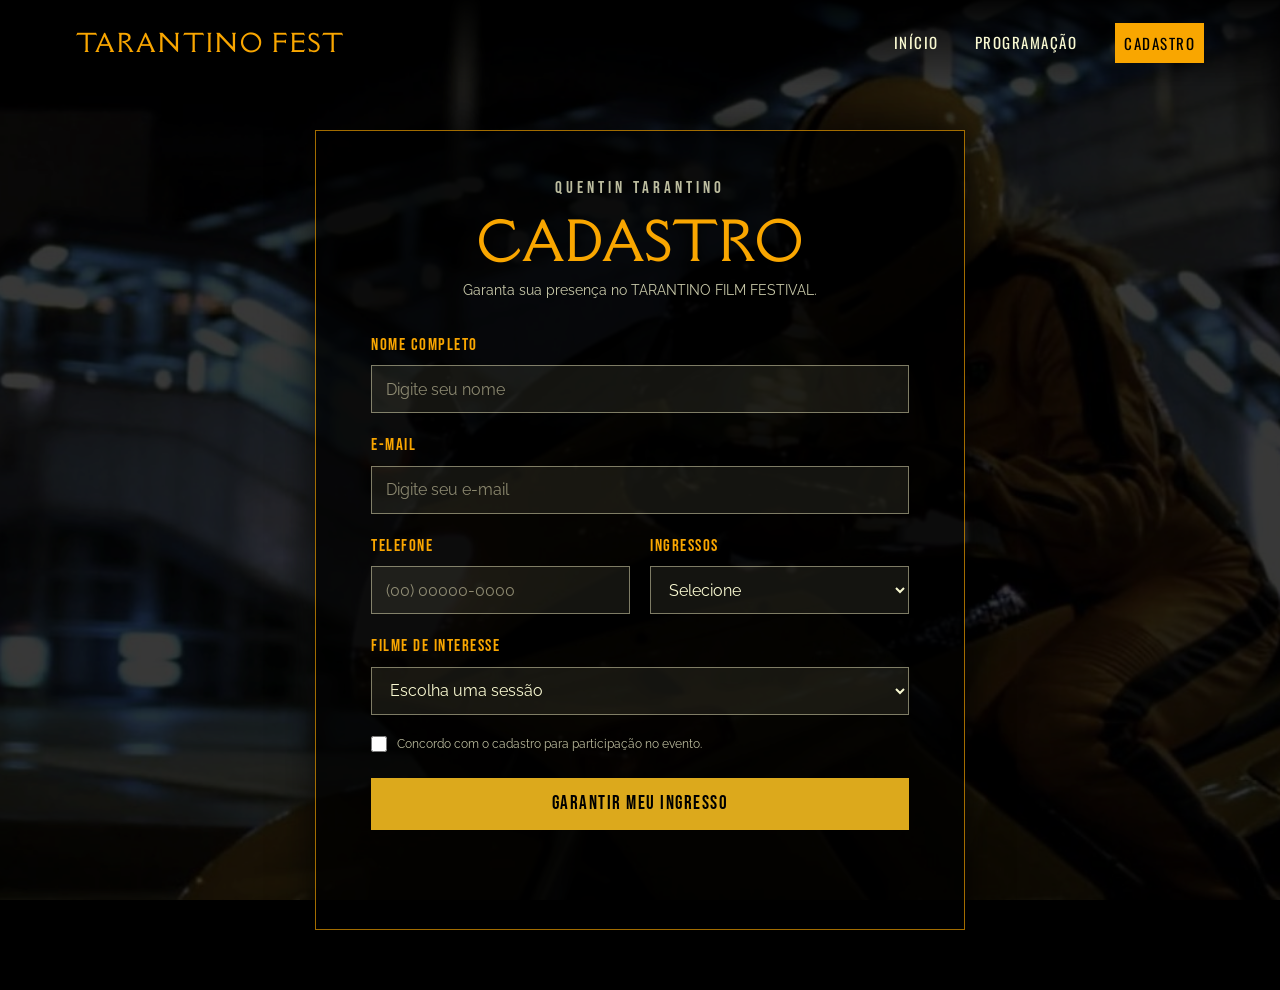
<file: cadastro.html>
<!DOCTYPE html>
<html lang="pt-br">
<head>
    <meta charset="UTF-8">
    <meta name="viewport" content="width=device-width, initial-scale=1.0">
    <link href="https://cdn.jsdelivr.net/npm/bootstrap@5.3.3/dist/css/bootstrap.min.css" rel="stylesheet">
    <link href="https://fonts.googleapis.com/css2?family=Della+Respira&family=Bebas+Neue&family=Raleway:wght@300;400;500;600;700&family=Oswald:wght@400;500;600&display=swap" rel="stylesheet">
    <link rel="stylesheet" href="cadastro.css">
    <title>TARANTINO FEST - CADASTRO</title>
</head>

<body>

    <div id="carouselFundo" class="carousel slide carousel-fade" data-bs-ride="carousel">
        <div class="carousel-inner">
            <div class="carousel-item active">
                <img src="killbill.jpg" alt="Kill Bill">
            </div>
            <div class="carousel-item">
                <img src="pulpfiction.jpg" alt="Pulp Fiction">
            </div>
            <div class="carousel-item">
                <img src="hollywood.jpg" alt="Era Uma Vez em... Hollywood">
            </div>
        </div>
    </div>

    <nav class="navbar navbar-expand-lg navbar-dark navbar-tarantino">
        <div class="container-fluid">
            <a class="navbar-brand" href="index.html">TARANTINO FEST</a>

            <button class="navbar-toggler" type="button" data-bs-toggle="collapse"
                    data-bs-target="#navbarTarantino">
                <span class="navbar-toggler-icon"></span>
            </button>

            <div class="collapse navbar-collapse justify-content-end" id="navbarTarantino">
                <ul class="navbar-nav">
                    <li class="nav-item">
                        <a class="nav-link" href="index.html">INÍCIO</a>
                    </li>
                    <li class="nav-item">
                        <a class="nav-link" href="programação.html">PROGRAMAÇÃO</a>
                    </li>
                    <li class="nav-item">
                        <a class="nav-link destaque active" href="cadastro.html">CADASTRO</a>
                    </li>
                </ul>
            </div>
        </div>
    </nav>

    <main class="cadastro-container">
        <section class="cadastro-card">
            <div class="titulo">
                <p class="mini-titulo">QUENTIN TARANTINO</p>
                <h1>CADASTRO</h1>
                <p class="subtitulo">Garanta sua presença no TARANTINO FILM FESTIVAL.</p>
            </div>

            <form id="formCadastro">
                <div class="campo">
                    <label for="nome">NOME COMPLETO</label>
                    <input type="text" id="nome" name="nome" placeholder="Digite seu nome" required>
                </div>

                <div class="campo">
                    <label for="email">E-MAIL</label>
                    <input type="email" id="email" name="email" placeholder="Digite seu e-mail" required>
                </div>

                <div class="linha">
                    <div class="campo">
                        <label for="telefone">TELEFONE</label>
                        <input type="tel" id="telefone" name="telefone" placeholder="(00) 00000-0000">
                    </div>

                    <div class="campo">
                        <label for="ingressos">INGRESSOS</label>
                        <select id="ingressos" name="ingressos" required>
                            <option value="" selected disabled>Selecione</option>
                            <option value="1">01 ingresso</option>
                            <option value="2">02 ingressos</option>
                            <option value="3">03 ingressos</option>
                            <option value="4">04 ingressos</option>
                            <option value="5">05 ingressos</option>
                        </select>
                    </div>
                </div>

                <div class="campo">
                    <label for="filme">FILME DE INTERESSE</label>
                    <select id="filme" name="filme">
                        <option value="" selected disabled>Escolha uma sessão</option>
                        <option>Cães de Aluguel</option>
                        <option>Pulp Fiction</option>
                        <option>Jackie Brown</option>
                        <option>Kill Bill Vol. 1</option>
                        <option>Kill Bill Vol. 2</option>
                        <option>À Prova de Morte</option>
                        <option>Bastardos Inglórios</option>
                        <option>Django Livre</option>
                        <option>Era Uma Vez em... Hollywood</option>
                    </select>
                </div>

                <div class="checkbox">
                    <input type="checkbox" id="termos" required>
                    <label for="termos">Concordo com o cadastro para participação no evento.</label>
                </div>

                <button type="submit">GARANTIR MEU INGRESSO</button>

                <p id="mensagem"></p>
            </form>
        </section>
    </main>

    <script src="https://cdn.jsdelivr.net/npm/bootstrap@5.3.3/dist/js/bootstrap.bundle.min.js"></script>

    <script>
        document.getElementById("formCadastro").addEventListener("submit", function(event) {
            event.preventDefault();

            const nome = document.getElementById("nome").value.trim();
            const mensagem = document.getElementById("mensagem");

            mensagem.textContent = "Cadastro realizado com sucesso, " + nome + "!";
            mensagem.classList.add("sucesso");

            this.reset();
        });
    </script>

</body>
</html>
</file>
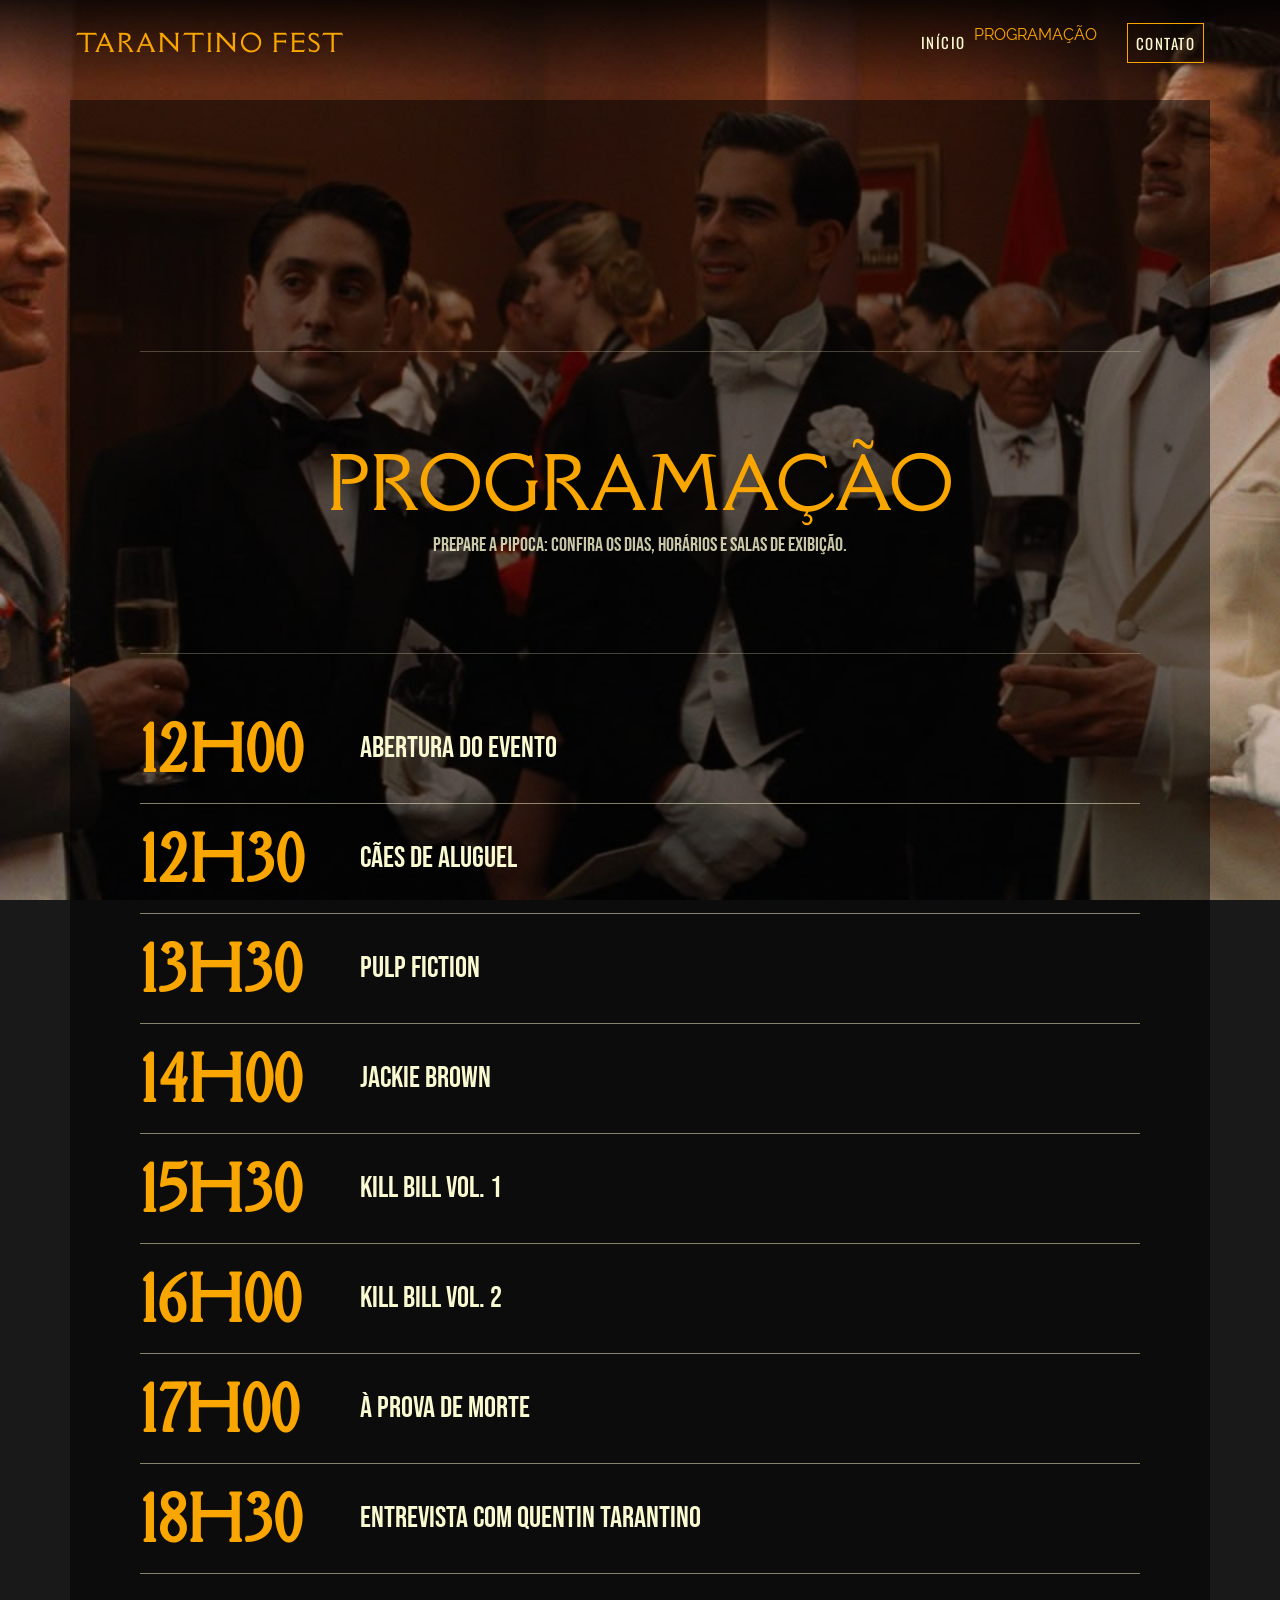
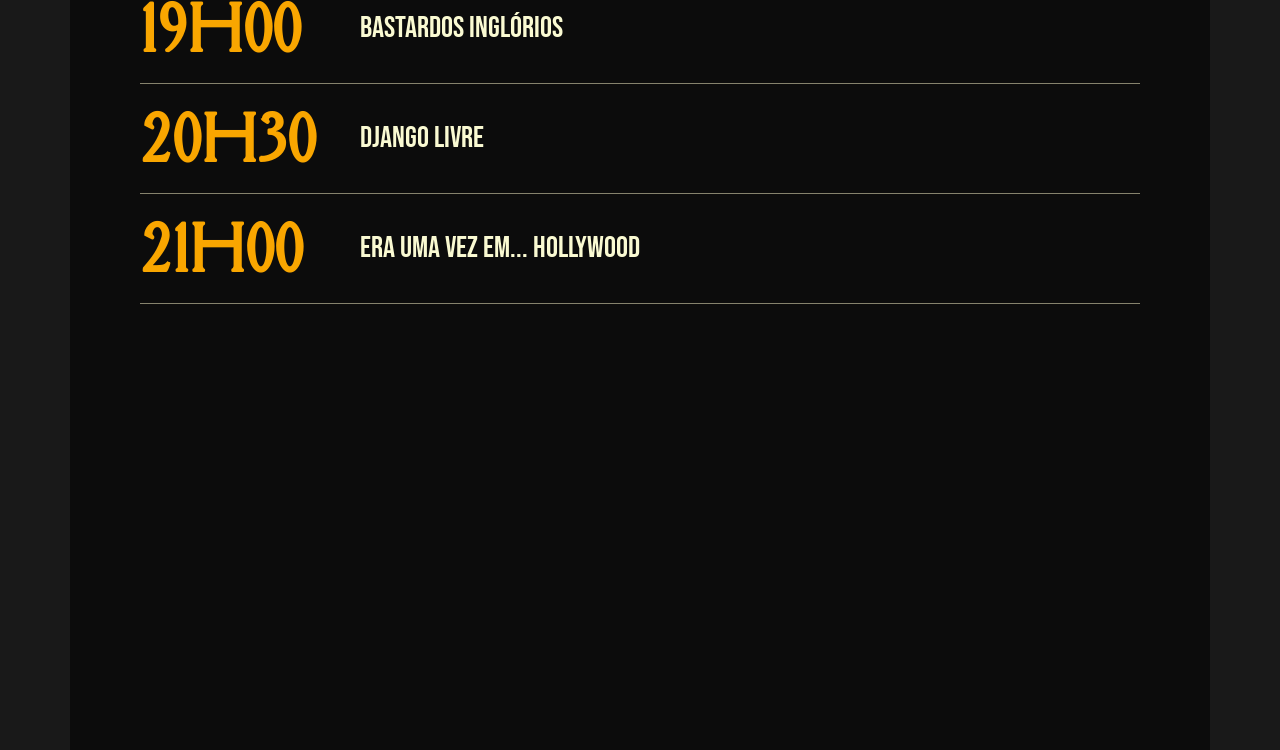
<file: programação.html>
<!DOCTYPE html>
<html lang="pt-br">
<head>
    <meta charset="UTF-8">
    <meta name="viewport" content="width=device-width, initial-scale=1.0">
    <link href="https://cdn.jsdelivr.net/npm/bootstrap@5.3.3/dist/css/bootstrap.min.css" rel="stylesheet">
    <link rel="stylesheet" href="programacao.css">
    <link href="https://fonts.googleapis.com/css2?family=Bebas+Neue&display=swap" rel="stylesheet">
    <link href="https://fonts.googleapis.com/css2?family=Oswald:wght@400;500;600&display=swap" rel="stylesheet">  
    <title>TARANTINO FEST - PROGRAMAÇÃO</title>
</head>
<script src="https://cdn.jsdelivr.net/npm/bootstrap@5.3.3/dist/js/bootstrap.bundle.min.js"></script>
<script src="script.js"></script>
<nav class="navbar navbar-expand-lg navbar-dark navbar-tarantino">
    <div class="container-fluid">

    <a class="navbar-brand">TARANTINO FEST</a>

    <button class="navbar-toggler" type="button" data-bs-toggle="collapse" data-bs-target="#navbarTarantino">
        <span class="navbar-toggler-icon"></span>
    </button>

    <div class="collapse navbar-collapse justify-content-end" id="navbarTarantino">

        <ul class="navbar-nav">

            <li class="nav-item">
                <a class="nav-link " href="index.html">INÍCIO</a>
            </li>

             <li class="nav-item">
                <a id="nav-link-active" >PROGRAMAÇÃO</a>
            </li>


            <li class="nav-item">
                <a class="nav-link destaque" ">CONTATO</a>
            </li>

        </ul>

    </div>
   
</div>
</nav>
 <div id="carouselFundo" class="carousel slide carousel-fade" data-bs-ride="carousel">

    <div class="carousel-inner">

        <div class="carousel-item active">
            <img src="inglorousbastards.png" class="d-block w-100" alt="Kill Bill">
        </div>

        <div class="carousel-item">
            <img src="django.jpg" class="d-block w-100" alt="Pulp Fiction">
        </div>

        <div class="carousel-item">
            <img src="caesdealhuel.jpg" class="d-block w-100" alt="Django">
        </div>

    </div>

</div>
<body>
    <div class="container">
        <div class='title'>  
            <br>
            <hr>
            <br>
           <b> <h1 id="QUENTIN">PROGRAMAÇÃO
           <br>
            <h3 id="subtitulo"> Prepare a pipoca: confira os dias, horários e salas de exibição.</h3>
            <br>
            <hr>
            
            <div class="programacao">

    <div class="sessao">
        <p class="horario">12H00</p>
        <p class="nomedofilme">ABERTURA DO EVENTO</p>
    </div>

    <div class="sessao">
        <p class="horario">12H30</p>
        <p class="nomedofilme">CÃES DE ALUGUEL</p>
    </div>

    <div class="sessao">
        <p class="horario">13H30</p>
        <p class="nomedofilme">PULP FICTION</p>
    </div>

    <div class="sessao">
        <p class="horario">14H00</p>
        <p class="nomedofilme">JACKIE BROWN</p>
    </div>

    <div class="sessao">
        <p class="horario">15H30</p>
        <p class="nomedofilme">KILL BILL VOL. 1</p>
    </div>

    <div class="sessao">
        <p class="horario">16H00</p>
        <p class="nomedofilme">KILL BILL VOL. 2</p>
    </div>

    <div class="sessao">
        <p class="horario">17H00</p>
        <p class="nomedofilme">À PROVA DE MORTE</p>
    </div>

    <div class="sessao">
        <p class="horario">18H30</p>
        <p class="nomedofilme">ENTREVISTA COM QUENTIN TARANTINO</p>
    </div>

    <div class="sessao">
        <p class="horario">19H00</p>
        <p class="nomedofilme">BASTARDOS INGLÓRIOS</p>
    </div>

    <div class="sessao">
        <p class="horario">20H30</p>
        <p class="nomedofilme">DJANGO LIVRE</p>
    </div>

    <div class="sessao">
        <p class="horario">21H00</p>
        <p class="nomedofilme">ERA UMA VEZ EM... HOLLYWOOD</p>
    </div>

</div>

            </div>


           <hr>
           <br>
           <br>
</file>
<file: cadastro.css>
@import url('https://fonts.googleapis.com/css2?family=Della+Respira&family=Bebas+Neue&family=Raleway:wght@300;400;500;600;700&family=Oswald:wght@400;500;600&display=swap');

* {
    margin: 0;
    padding: 0;
    box-sizing: border-box;
}

body {
    min-height: 100vh;
    background: #000;
    color: lightgoldenrodyellow;
    font-family: "Raleway", sans-serif;
    overflow-x: hidden;
}

/* FUNDO EM CARROSSEL */
#carouselFundo {
    position: fixed;
    inset: 0;
    width: 100%;
    height: 100vh;
    z-index: -2;
}

#carouselFundo .carousel-inner,
#carouselFundo .carousel-item {
    width: 100%;
    height: 100vh;
}

#carouselFundo img {
    width: 100%;
    height: 100%;
    object-fit: cover;
    filter: brightness(38%);
}

/* ESCURECE O FUNDO */
body::after {
    content: "";
    position: fixed;
    inset: 0;
    background: rgba(0, 0, 0, 0.42);
    z-index: -1;
    pointer-events: none;
}

/* NAVBAR */
.navbar-tarantino {
    position: absolute;
    top: 0;
    left: 0;
    width: 100%;
    z-index: 10;
    padding: 20px 5%;
    background: linear-gradient(
        to bottom,
        rgba(0, 0, 0, 0.9),
        transparent
    );
}

.navbar-tarantino .navbar-brand {
    font-family: "Della Respira", serif;
    color: #F9A600;
    font-size: 24px;
    letter-spacing: 2px;
}

.navbar-tarantino .nav-link {
    font-family: "Oswald", sans-serif;
    color: lightgoldenrodyellow;
    font-size: 15px;
    letter-spacing: 1.5px;
    margin-left: 20px;
    transition: 0.3s;
}

.navbar-tarantino .nav-link:hover,
.navbar-tarantino .nav-link.active {
    color: #F9A600;
}

.navbar-tarantino .destaque {
    border: 1px solid #F9A600;
    padding: 8px 15px;
    margin-left: 30px;
}

.navbar-tarantino .destaque:hover,
.navbar-tarantino .destaque.active {
    background-color: #F9A600;
    color: #000;
}

/* ÁREA DO CADASTRO */
.cadastro-container {
    min-height: 100vh;
    width: 100%;
    padding: 130px 20px 60px;
    display: flex;
    justify-content: center;
    align-items: center;
}

/* CARD */
.cadastro-card {
    width: 650px;
    max-width: 95vw;
    padding: 45px 55px;
    background: rgba(0, 0, 0, 0.78);
    border: 1px solid rgba(249, 166, 0, 0.65);
    box-shadow: 0 0 35px rgba(0, 0, 0, 0.65);
}

/* TÍTULO */
.titulo {
    text-align: center;
    margin-bottom: 32px;
}

.mini-titulo {
    font-family: "Bebas Neue", sans-serif;
    font-size: 17px;
    letter-spacing: 4px;
    color: lightgoldenrodyellow;
    opacity: 0.75;
    margin-bottom: 8px;
}

.titulo h1 {
    font-family: "Della Respira", serif;
    color: #F9A600;
    font-size: 52px;
    font-weight: 400;
    letter-spacing: 1px;
}

.subtitulo {
    font-size: 14px;
    color: lightgoldenrodyellow;
    opacity: 0.8;
    margin-top: 8px;
}

/* FORMULÁRIO */
form {
    width: 100%;
}

.campo {
    display: flex;
    flex-direction: column;
    margin-bottom: 20px;
}

.linha {
    display: grid;
    grid-template-columns: 1fr 1fr;
    gap: 20px;
}

.campo label {
    font-family: "Bebas Neue", sans-serif;
    font-size: 17px;
    letter-spacing: 1.5px;
    color: #F9A600;
    margin-bottom: 7px;
}

.campo input,
.campo select {
    width: 100%;
    height: 48px;
    padding: 0 14px;
    background: rgba(255, 250, 205, 0.08);
    border: 1px solid rgba(255, 250, 205, 0.45);
    color: lightgoldenrodyellow;
    font-family: "Raleway", sans-serif;
    outline: none;
    transition: 0.3s;
}

.campo input::placeholder {
    color: rgba(255, 250, 205, 0.5);
}

.campo select option {
    background: #111;
    color: lightgoldenrodyellow;
}

.campo input:focus,
.campo select:focus {
    border-color: #F9A600;
    box-shadow: 0 0 8px rgba(249, 166, 0, 0.25);
}

/* CHECKBOX */
.checkbox {
    display: flex;
    align-items: center;
    gap: 10px;
    margin: 8px 0 25px;
}

.checkbox input {
    accent-color: #F9A600;
    width: 16px;
    height: 16px;
}

.checkbox label {
    font-size: 12px;
    opacity: 0.75;
}

/* BOTÃO */
button {
    width: 100%;
    height: 52px;
    border: none;
    background-color: #dca91c;
    color: #000;
    font-family: "Bebas Neue", sans-serif;
    font-size: 19px;
    letter-spacing: 1.5px;
    cursor: pointer;
    transition: 0.3s;
}

button:hover {
    background-color: darkred;
    color: lightgoldenrodyellow;
}

/* MENSAGEM */
#mensagem {
    text-align: center;
    margin-top: 18px;
    min-height: 20px;
    font-size: 14px;
}

.sucesso {
    color: #F9A600;
    font-weight: 600;
}

/* RESPONSIVO */
@media (max-width: 600px) {
    .navbar-tarantino {
        padding: 15px 5%;
    }

    .navbar-tarantino .destaque {
        margin-left: 0;
        margin-top: 8px;
        display: inline-block;
    }

    .cadastro-container {
        padding-top: 105px;
    }

    .cadastro-card {
        padding: 35px 25px;
    }

    .titulo h1 {
        font-size: 40px;
    }

    .linha {
        grid-template-columns: 1fr;
        gap: 0;
    }
}
</file>
<file: programacao.css>
@import url('https://fonts.googleapis.com/css2?family=Bebas+Neue&family=Della+Respira&display=swap');
@import url('https://fonts.googleapis.com/css2?family=Anton&display=swap');
@import url('https://fonts.googleapis.com/css2?family=Raleway:ital,wght@0,100..900;1,100..900&display=swap');
*{
    margin:0;
    padding: 0;
    box-sizing: border-box;
}
.eu{
    width: 100px;
    margin-bottom: 90px;
}
#carouselFundo {
    position: fixed;
    inset: 0;
    width: 100%;
    height: 100vh;
    z-index: -2;
}

#carouselFundo .carousel-inner,
#carouselFundo .carousel-item {
    width: 100%;
    height: 100vh;
}

#carouselFundo img {
    width: 100%;
    height: 100%;
    object-fit: cover;
}


body{
   
    background-size: 100%;
    background-repeat: no-repeat;
    color:lightgoldenrodyellow ;
    font-family: "Raleway", sans-serif;;
    /* user-select: none; */
    background-color: rgba(0, 0, 0, 0.9);
}
.norma
l{
    background-color: lightgoldenrodyellow#ffff;
}
.container{
    display: flex;
    flex-direction: column;
    width: 100vw;
    height: 250vh;
    align-items: center;
    justify-content: space-evenly;
    text-align: center;
    background-color: #00000080;
    margin-top: 100px;
}

h3{
    font-size: 20px;
}

#QUENTIN{
    font-family: "Della Respira", serif;
    color: #F9A600;
    font-size:70px ;
}
.title {
    font-size: calc(10px + 3vw);
    
}

.title p {
    font-size: calc(10px + 1vw);
}
.countdown{
    display: flex;
    width: 60vw;
    justify-content: space-between;
    flex-wrap: wrap;
    text-align: center;
}
.countdown h1{
    font-size: calc(10px + 8vw);
    text-shadow: 0 0 10px  whitesmoke;
   font-family: "Della Respira", serif;
   
   
}
.button{
    background-color: #dca91c;
    color: black;
    padding: 10px;
    font-weight: 400;
    width: 300px;
    margin-bottom: 100px;
    text-align: center;
    height: 50px;
}
.button:hover {
    background-color:darkred;
    color: lightgoldenrodyellow;
    font-weight: 800;
}
 #subtitulo {
    font-size: px;
    font-family: "Bebas Neue", sans-serif;
    color:lightgoldenrodyellow ;
    font-weight: 300;
    opacity: 80%;
 }
 #filmfestival {
     font-family: "Della Respira", serif;
    color: #F9A600;
    font-size: 40px;
    opacity: 50%;
    font-weight: 100;
 }

 #contadorletras {
    font-family: "Raleway", sans-serif;
 }

 #CCSP {
    font-family: "Bebas Neue", sans-serif;
  font-size: 20px;
  font-weight: 100;
  opacity: 80%;
 }

 .navbar-tarantino {
position: absolute;
top: 0;
left: 0;
width: 100%;
z-index: 10;
padding: 20px 5%;
background: linear-gradient(
to bottom,
rgba(0, 0, 0, 0.8),
transparent
);
}

.navbar-tarantino .navbar-brand {
font-family: "Della Respira", serif;
color: #F9A600;
font-size: 24px;
letter-spacing: 2px;
}

.navbar-tarantino .nav-link {
font-family: "Oswald", sans-serif;
color: lightgoldenrodyellow;
font-size: 15px;
letter-spacing: 1.5px;
margin-left: 20px;
transition: 0.3s;
}

.navbar-tarantino .nav-link:hover .nav-link-active {
color: #F9A600;
font-family: "Oswald", sans-serif;
letter-spacing: 1.5px;
margin-left: 20px;
transition: 0.3s;
}

.navbar-tarantino  {
color: #F9A600;
}

.navbar-tarantino .destaque {
border: 1px solid #F9A600;
padding: 8px 15px;
margin-left: 30px;
}

.navbar-tarantino .destaque:hover {
background-color: #F9A600;
color: #000;
}



#letras {
    opacity: 1; /
}

#Faltam {
    justify-content: center;
    font-family: "Della Respira", serif;
    display: flex;

}

.programacao {
    width: 1000px;
    max-width: 90vw;
    margin: 40px auto;
}

.sessao {
    display: grid;
    grid-template-columns: 220px 1fr;
    align-items: center;
    min-height: 110px;
    border-bottom: 1px solid rgba(255, 250, 205, 0.5);
}

.horario {
    text-align: left;
    font-family: "Della Respira", serif;
    font-size: 60px !important;
    color: #F9A600;
    margin: 0;
}

.nomedofilme {
    text-align: left;
    font-family: "Bebas Neue", sans-serif;
    font-size: 30px !important ;
    color: lightgoldenrodyellow;
    margin: 0;
    font-weight: 500;
}
</file>
